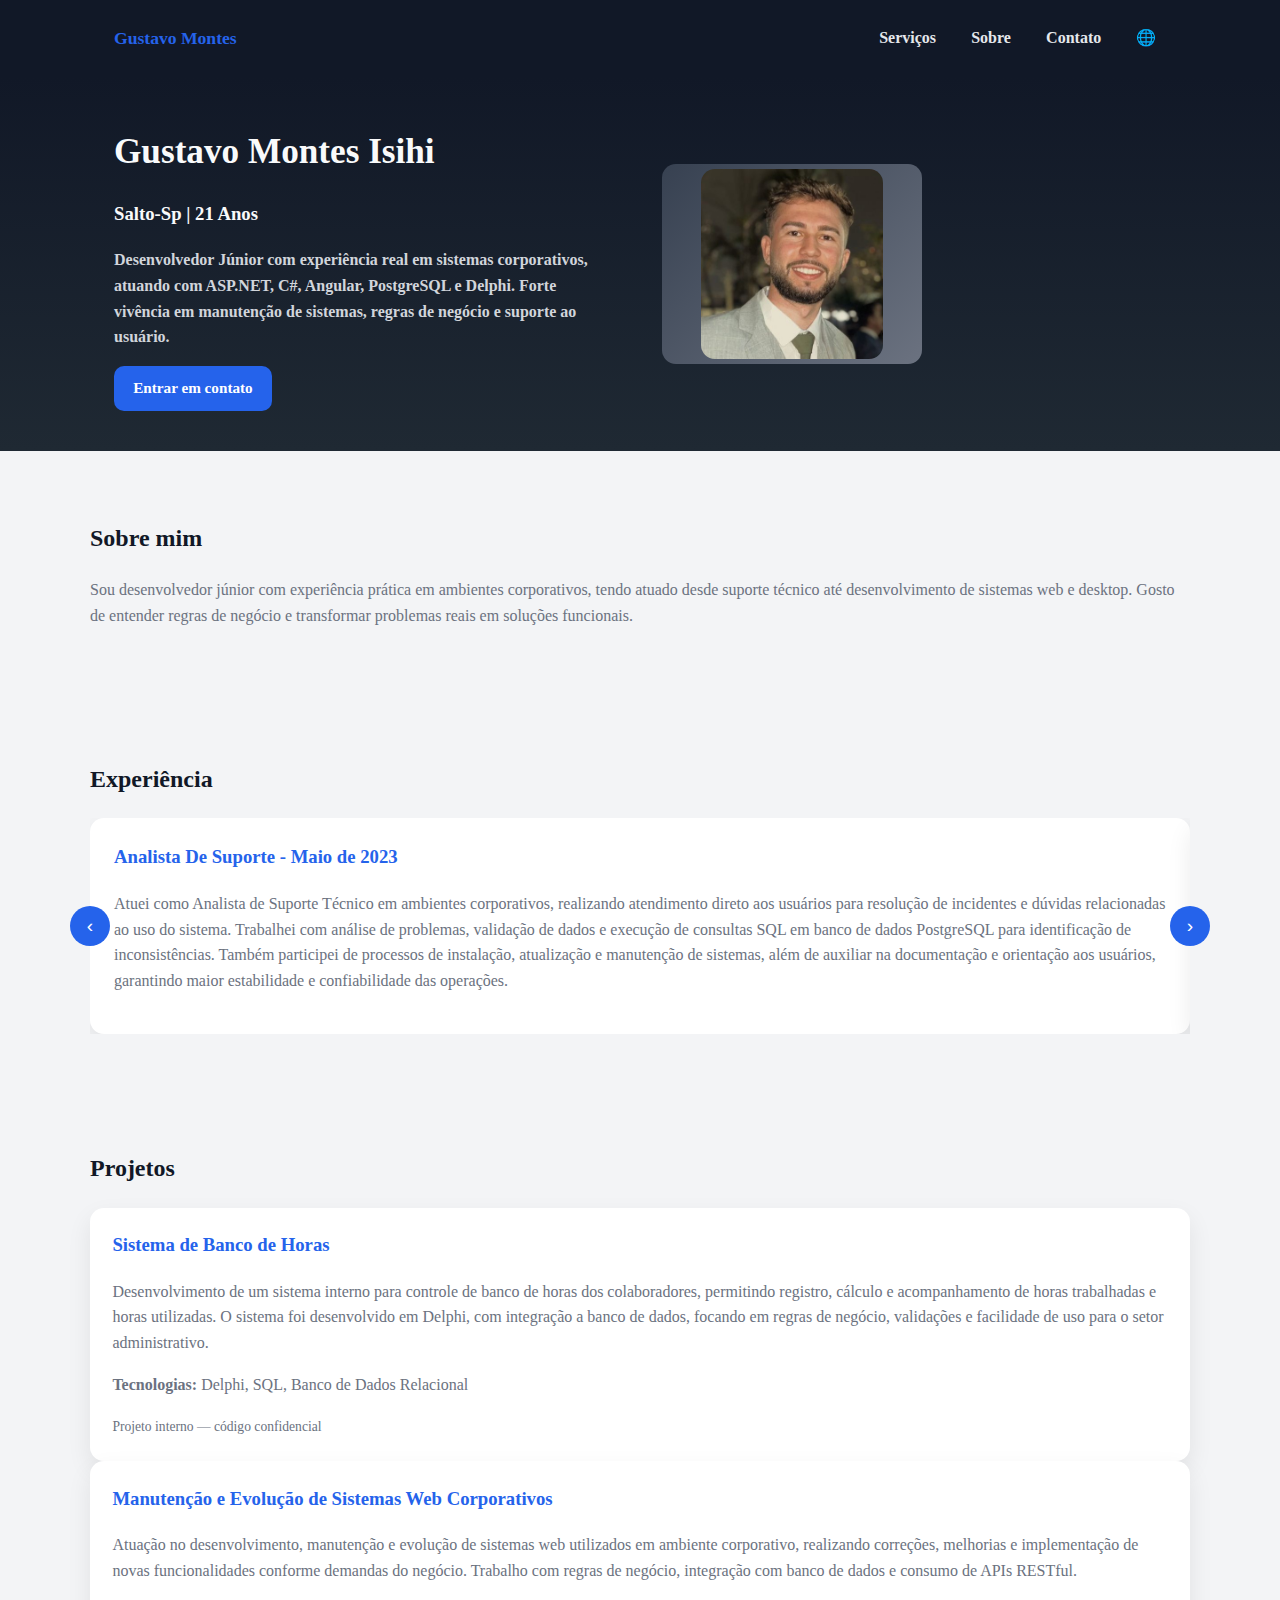
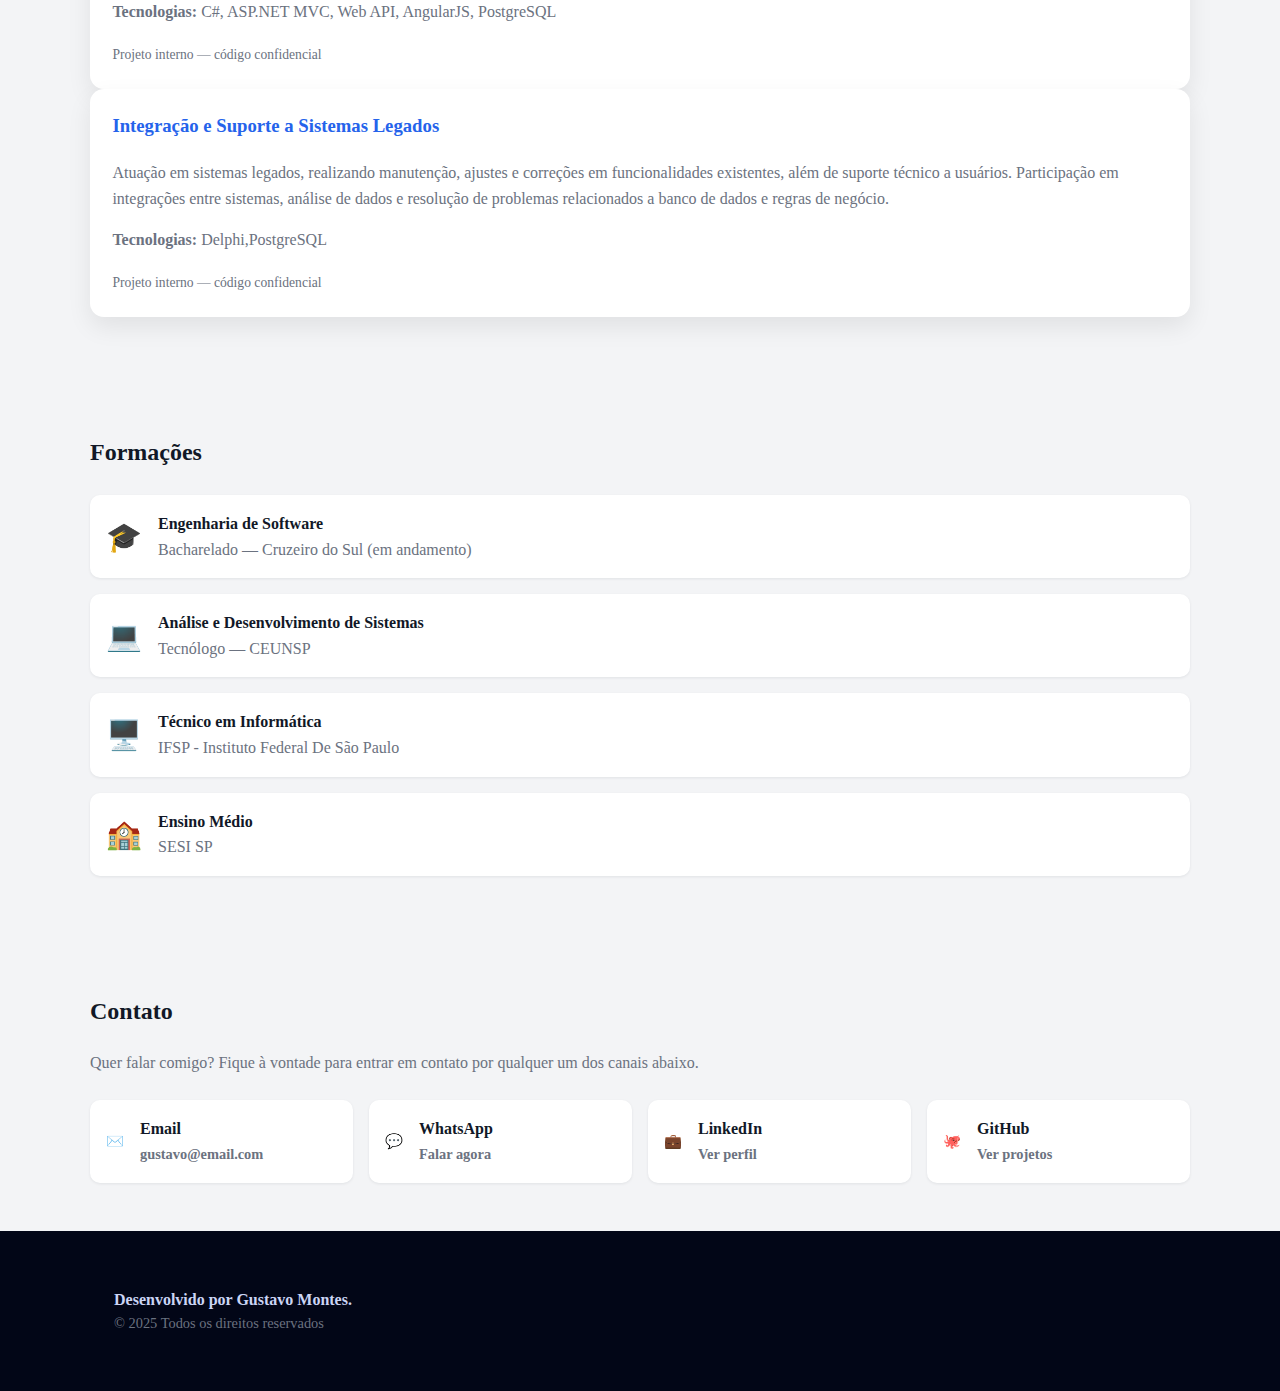
<file: index.html>
<!doctype html>
<html lang="pt-BR">
<head>
    <meta charset="utf-8" />
    <meta name="viewport" content="width=device-width,initial-scale=1" />
    <meta name="description" content="Página inicial - Portfólio de Gustavo Montes." />
    <link rel="stylesheet" href="View/Css/style.css">
    <link rel="preconnect" href="https://fonts.googleapis.com">
    <link rel="preconnect" href="https://fonts.gstatic.com" crossorigin>
    <link href="https://fonts.googleapis.com/css2?family=Inter:wght@400;500;600;700&display=swap" rel="stylesheet">

    <title>Home — Gustavo Montes</title>
</head>
<body>

<header>
    <div class="container header-inner">
        <a class="brand" href="#">Gustavo Montes</a>

        <nav id="mainNav" aria-label="Navegação principal">
            <button class="menu-toggle" id="menuToggle" aria-expanded="false">
                ☰
            </button>

            <ul id="menuList">
                <li><a href="#servicos">Serviços</a></li>
                <li><a href="#sobre">Sobre</a></li>
                <li><a href="#contato">Contato</a></li>
                <li><a href="View/index-en.html">🌐</a></li>
            </ul>
        </nav>
        
    </div>
</header>

<main>

    <!-- HERO -->
    <section class="hero" aria-labelledby="hero-title">
        <div class="container hero-inner">
            <div class="copy">
                <h1 id="hero-title">Gustavo Montes Isihi</h1>
                <h3>Salto-Sp | 21 Anos</h3>
                <p>
                    Desenvolvedor Júnior com experiência real em sistemas corporativos,
                    atuando com ASP.NET, C#, Angular, PostgreSQL e Delphi.
                    Forte vivência em manutenção de sistemas, regras de negócio e suporte ao usuário.
                </p>
                <p>  
                    <a class="btn" href="#contato">Entrar em contato</a>
                </p>
            </div>

            <div class="hero-visual" aria-hidden="true">
                <div class="hero-visual-box">
                    <img src="Assets/Img/imgGustavo.jpg" alt="imgGustavoMontes" />
                </div>
            </div>
        </div>
    </section>

    <!-- SOBRE -->
    <section id="sobre" class="container section" aria-labelledby="sobre-title">
        <h2 id="sobre-title">Sobre mim</h2>
        <p class="muted">
            Sou desenvolvedor júnior com experiência prática em ambientes corporativos,
            tendo atuado desde suporte técnico até desenvolvimento de sistemas web e desktop.
            Gosto de entender regras de negócio e transformar problemas reais em soluções funcionais.
        </p>
    </section>

    <!-- SERVIÇOS -->
    <section id="servicos" class="container section" aria-labelledby="servicos-title">
        <h2 id="servicos-title">Experiência</h2>

        <div class="carousel">
  <button class="carousel-btn prev" aria-label="Anterior">‹</button>

  <div class="carousel-track">
    <article class="card">
      <h3>Analista De Suporte - Maio de 2023</h3>
      <p class="muted">
        Atuei como Analista de Suporte Técnico em ambientes corporativos, realizando atendimento direto
        aos usuários para resolução de incidentes e dúvidas relacionadas ao uso do sistema.
        Trabalhei com análise de problemas, validação de dados e execução de consultas SQL
        em banco de dados PostgreSQL para identificação de inconsistências.
        Também participei de processos de instalação, atualização e manutenção de sistemas,
        além de auxiliar na documentação e orientação aos usuários, garantindo maior estabilidade
        e confiabilidade das operações.
      </p>
    </article>

    <article class="card">
      <h3>Analista de Testes Jr. - Abril de 2024</h3>
      <p class="muted">
        Atuei como Analista de Testes Júnior, sendo responsável pela execução de testes funcionais
        e de regressão em sistemas web.
        Realizei validações de novas funcionalidades, identificação de falhas e registro de bugs
        de forma detalhada, facilitando a correção pelo time de desenvolvimento.
        Trabalhei em conjunto com desenvolvedores para acompanhar o ciclo de correção,
        contribuindo para a melhoria contínua da qualidade, estabilidade e usabilidade do sistema.
      </p>
    </article>

    <article class="card">
      <h3>Desenvolvedor Jr. - 2024 (ATUAL)</h3>
      <p class="muted">
        Atuo como Desenvolvedor Júnior no desenvolvimento e manutenção de sistemas corporativos,
        trabalhando com tecnologias como C#, .NET (MVC e Web API) e AngularJS.
        Participo da criação, manutenção e consumo de APIs RESTful, além da implementação
        de regras de negócio e integração entre diferentes módulos do sistema.
        Tenho experiência com manutenção de sistemas legados em Delphi, otimização de consultas SQL
        em PostgreSQL e suporte técnico a usuários, o que contribui para uma visão mais completa
        do funcionamento das aplicações e das necessidades do negócio.
      </p>
    </article>
  </div>

  <button class="carousel-btn next" aria-label="Próximo">›</button>
</div>
    </section>
    <!-- PORTFÓLIO -->
    <section id="portfolio" class="container section" aria-labelledby="portfolio-title">
        <h2 id="portfolio-title">Projetos</h2>

        <div class="stack stack-row">
            <!-- Projeto 1 -->
            <div class="card"><h3>Sistema de Banco de Horas</h3>
                <p class="muted">
                    Desenvolvimento de um sistema interno para controle de banco de horas dos colaboradores,
                    permitindo registro, cálculo e acompanhamento de horas trabalhadas e horas utilizadas.
                    O sistema foi desenvolvido em Delphi, com integração a banco de dados,
                    focando em regras de negócio, validações e facilidade de uso para o setor administrativo.
                </p>
                <p class="muted">
                    <strong>Tecnologias:</strong> Delphi, SQL, Banco de Dados Relacional
                </p>
                <span class="muted" style="font-size:.85rem">
                     Projeto interno — código confidencial
                 </span>
            </div>

            <!-- Projeto 2 -->
            <div class="card"><h3>Manutenção e Evolução de Sistemas Web Corporativos</h3>
                <p class="muted">
                    Atuação no desenvolvimento, manutenção e evolução de sistemas web utilizados
                    em ambiente corporativo, realizando correções, melhorias e implementação
                    de novas funcionalidades conforme demandas do negócio.
                    Trabalho com regras de negócio, integração com banco de dados
                    e consumo de APIs RESTful.
                </p>

                <p class="muted">
                    <strong>Tecnologias:</strong> C#, ASP.NET MVC, Web API, AngularJS, PostgreSQL
                </p>
                <span class="muted" style="font-size:.85rem">
                     Projeto interno — código confidencial
                 </span>
            </div>

            <!-- Projeto 3 -->
            <div class="card"><h3>Integração e Suporte a Sistemas Legados</h3>
                <p class="muted">
                    Atuação em sistemas legados, realizando manutenção, ajustes e correções
                    em funcionalidades existentes, além de suporte técnico a usuários.
                    Participação em integrações entre sistemas, análise de dados
                    e resolução de problemas relacionados a banco de dados e regras de negócio.
                </p>

                <p class="muted">
                    <strong>Tecnologias:</strong> Delphi,PostgreSQL
                </p>
                <span class="muted" style="font-size:.85rem">
                     Projeto interno — código confidencial
                 </span>
            </div>
        </div>
    </section>

    <!-- FORMAÇÕES -->
<section id="formacoes" class="container section" aria-labelledby="formacoes-title">
  <h2 id="formacoes-title">Formações</h2>

  <div class="education-list">
    <article class="education-card">
      <span class="education-icon">🎓</span>
      <div>
        <strong>Engenharia de Software</strong>
        <p class="muted">Bacharelado — Cruzeiro do Sul (em andamento)</p>
      </div>
    </article>

    <article class="education-card">
      <span class="education-icon">💻</span>
      <div>
        <strong>Análise e Desenvolvimento de Sistemas</strong>
        <p class="muted">Tecnólogo — CEUNSP</p>
      </div>
    </article>

    <article class="education-card">
      <span class="education-icon">🖥️</span>
      <div>
        <strong>Técnico em Informática</strong>
        <p class="muted">IFSP - Instituto Federal De São Paulo</p>
      </div>
    </article>

    <article class="education-card">
      <span class="education-icon">🏫</span>
      <div>
        <strong>Ensino Médio</strong>
        <p class="muted">SESI SP</p>
      </div>
    </article>
  </div>
</section> 

    <!-- CONTATO -->
    <section id="contato" class="container section section--bottom" aria-labelledby="contato-title">
  <h2 id="contato-title">Contato</h2>

  <p class="muted">
    Quer falar comigo? Fique à vontade para entrar em contato por qualquer um dos canais abaixo.
  </p>

  <div class="contact-cards">
    <a class="contact-card" href="mailto:gustavo@email.com">
      <span class="contact-icon">✉️</span>
      <div>
        <strong>Email</strong>
        <span>gustavo@email.com</span>
      </div>
    </a>

    <a class="contact-card" href="https://wa.me/5519971234245" target="_blank">
      <span class="contact-icon">💬</span>
      <div>
        <strong>WhatsApp</strong>
        <span>Falar agora</span>
      </div>
    </a>

    <a class="contact-card" href="https://www.linkedin.com/in/montesgustavo" target="_blank">
      <span class="contact-icon">💼</span>
      <div>
        <strong>LinkedIn</strong>
        <span>Ver perfil</span>
      </div>
    </a>

    <a class="contact-card" href="https://github.com/gustavoisihi" target="_blank">
      <span class="contact-icon">🐙</span>
      <div>
        <strong>GitHub</strong>
        <span>Ver projetos</span>
      </div>
    </a>
  </div>
</section>

</main>

<footer>
    <div class="container footer-inner">
        <div>
            <strong>Desenvolvido por Gustavo Montes.</strong>
            <div class="muted" style="font-size:.9rem">
                © 2025 <span id="year"></span> Todos os direitos reservados
            </div>
        </div>

        <nav class="footer-nav" aria-label="rodapé">
          <!--  <a href="/privacidade">Privacidade</a>
            <a href="/termos">Termos</a>-->
        </nav>
    </div>
</footer>
<script src="View/Js/main.js"></script>
</body>
</html>
</file>
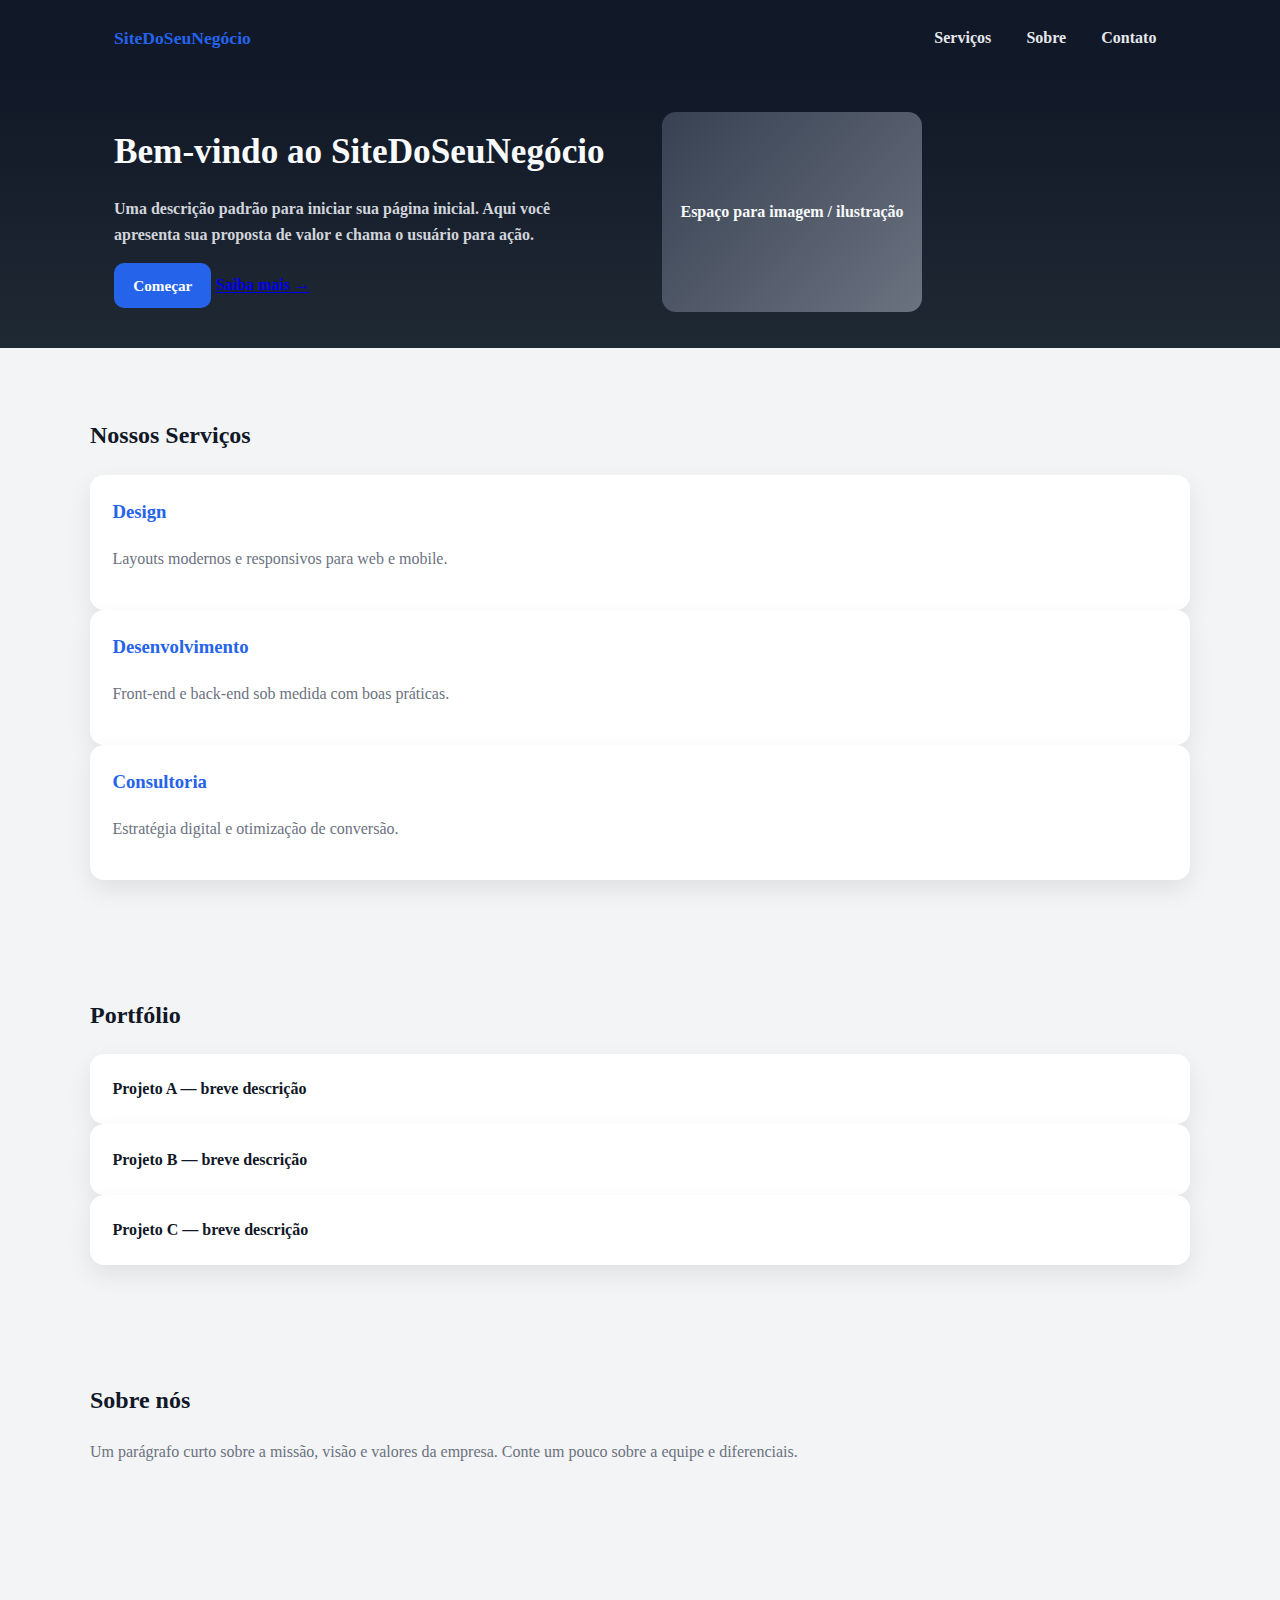
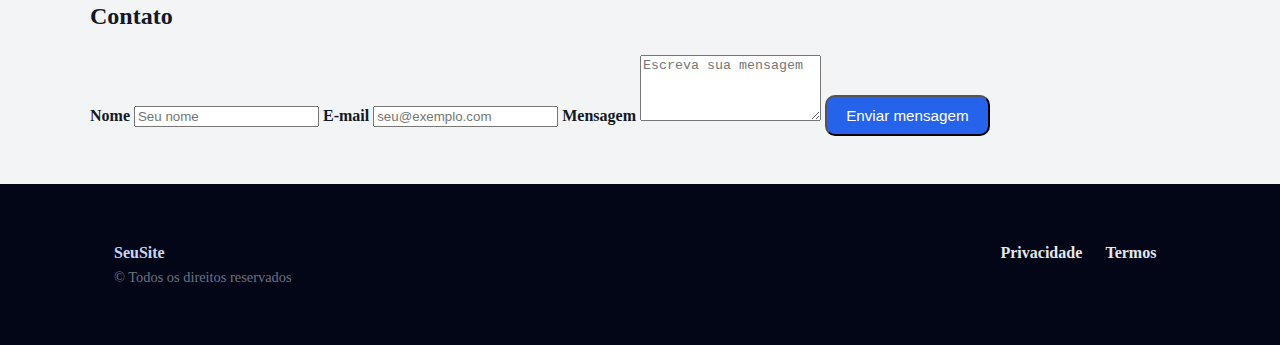
<file: View/Index.html>
<!doctype html>
<html lang="pt-BR">
<head>
    <meta charset="utf-8" />
    <meta name="viewport" content="width=device-width,initial-scale=1" />
    <meta name="description" content="Página inicial - Exemplo de site padrão para seu negócio." />
    <link rel="stylesheet" href="../View/Css/style.css" />
    <script src="../View/Js/main.js"></script>
    <title>Home — Seu Site</title>
</head>
<body>

<header>
    <div class="container header-inner">
        <a class="brand" href="../View/Index.html">SiteDoSeuNegócio</a>

        <nav id="mainNav" aria-label="Navegação principal">
            <button
                class="menu-toggle"
                id="menuToggle"
                aria-expanded="false"
                aria-controls="mainNav">
                ☰
            </button>

            <ul>
                <li><a href="#servicos">Serviços</a></li>
                <li><a href="#sobre">Sobre</a></li>
                <!--<li><a href="#portfolio">Portfólio</a></li>-->
                <li><a href="#contato">Contato</a></li>
            </ul>
        </nav>
    </div>
</header>

<main>

    <!-- HERO -->
    <section class="hero" aria-labelledby="hero-title">
        <div class="container hero-inner">
            <div class="copy">
                <h1 id="hero-title">Bem-vindo ao SiteDoSeuNegócio</h1>
                <p>
                    Uma descrição padrão para iniciar sua página inicial.
                    Aqui você apresenta sua proposta de valor e chama o usuário para ação.
                </p>
                <p>
                    <a class="btn" href="#contato">Começar</a>
                    <a href="#sobre" class="link-accent">Saiba mais →</a>
                </p>
            </div>

            <div class="hero-visual" aria-hidden="true">
                <div class="hero-visual-box">
                    Espaço para imagem / ilustração
                </div>
            </div>
        </div>
    </section>

    <!-- SERVIÇOS -->
    <section id="servicos" class="container section" aria-labelledby="servicos-title">
        <h2 id="servicos-title">Nossos Serviços</h2>

        <div class="features" role="list">
            <article class="card" role="listitem">
                <h3>Design</h3>
                <p class="muted">
                    Layouts modernos e responsivos para web e mobile.
                </p>
            </article>

            <article class="card" role="listitem">
                <h3>Desenvolvimento</h3>
                <p class="muted">
                    Front-end e back-end sob medida com boas práticas.
                </p>
            </article>

            <article class="card" role="listitem">
                <h3>Consultoria</h3>
                <p class="muted">
                    Estratégia digital e otimização de conversão.
                </p>
            </article>
        </div>
    </section>

    <!-- PORTFÓLIO -->
    <section id="portfolio" class="container section" aria-labelledby="portfolio-title">
        <h2 id="portfolio-title">Portfólio</h2>

        <div class="stack stack-row">
            <div class="card">Projeto A — breve descrição</div>
            <div class="card">Projeto B — breve descrição</div>
            <div class="card">Projeto C — breve descrição</div>
        </div>
    </section>

    <!-- SOBRE -->
    <section id="sobre" class="container section" aria-labelledby="sobre-title">
        <h2 id="sobre-title">Sobre nós</h2>
        <p class="muted">
            Um parágrafo curto sobre a missão, visão e valores da empresa.
            Conte um pouco sobre a equipe e diferenciais.
        </p>
    </section>

    <!-- CONTATO -->
    <section id="contato" class="container section section--bottom" aria-labelledby="contato-title">
        <h2 id="contato-title">Contato</h2>

        <form action="#" method="post" class="contact-form">
            <label>
                Nome
                <input
                    type="text"
                    name="nome"
                    required
                    placeholder="Seu nome"
                    class="input" />
            </label>

            <label>
                E-mail
                <input
                    type="email"
                    name="email"
                    required
                    placeholder="seu@exemplo.com"
                    class="input" />
            </label>

            <label>
                Mensagem
                <textarea
                    name="mensagem"
                    rows="4"
                    placeholder="Escreva sua mensagem"
                    class="input"></textarea>
            </label>

            <button class="btn" type="submit">
                Enviar mensagem
            </button>
        </form>
    </section>

</main>

<footer>
    <div class="container footer-inner">
        <div>
            <strong>SeuSite</strong>
            <div class="muted" style="font-size:.9rem">
                © <span id="year"></span> Todos os direitos reservados
            </div>
        </div>

        <nav class="footer-nav" aria-label="rodapé">
            <a href="/privacidade">Privacidade</a>
            <a href="/termos">Termos</a>
        </nav>
    </div>
</footer>
</body>
</html>
</file>
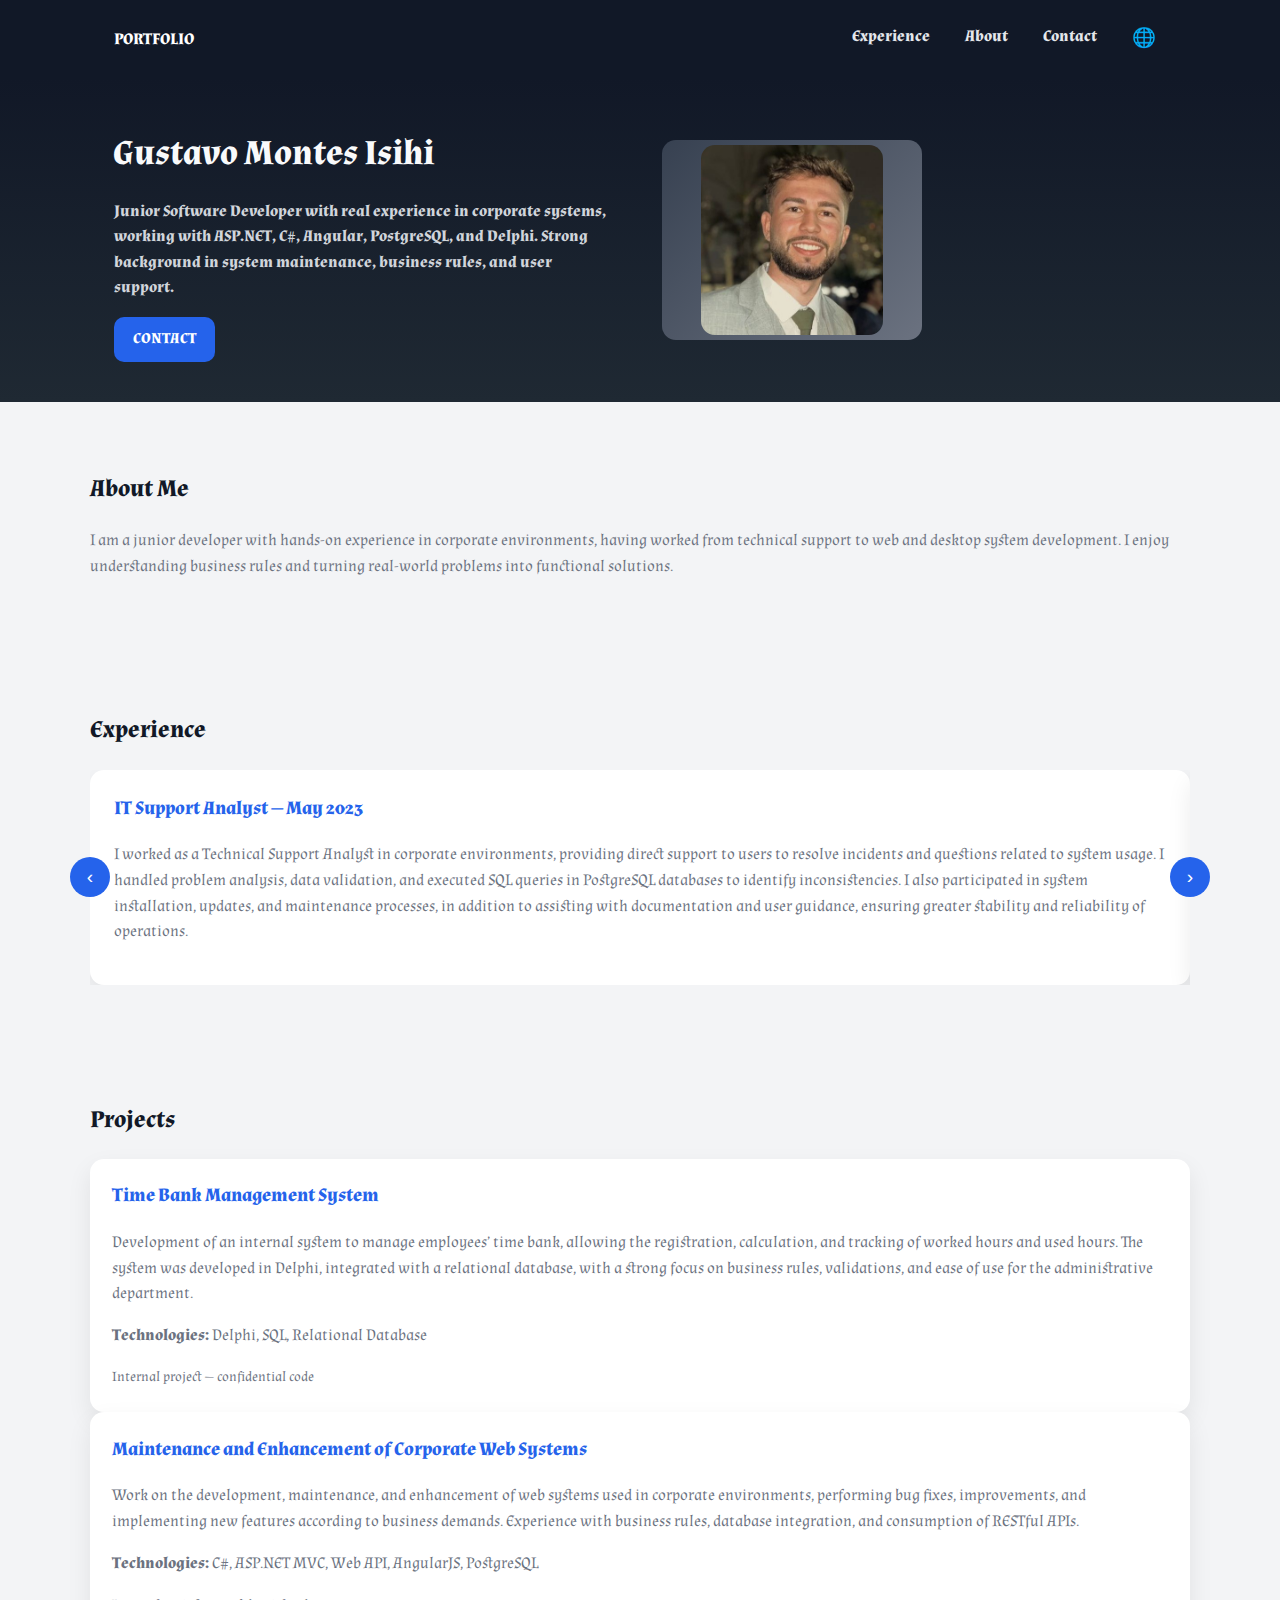
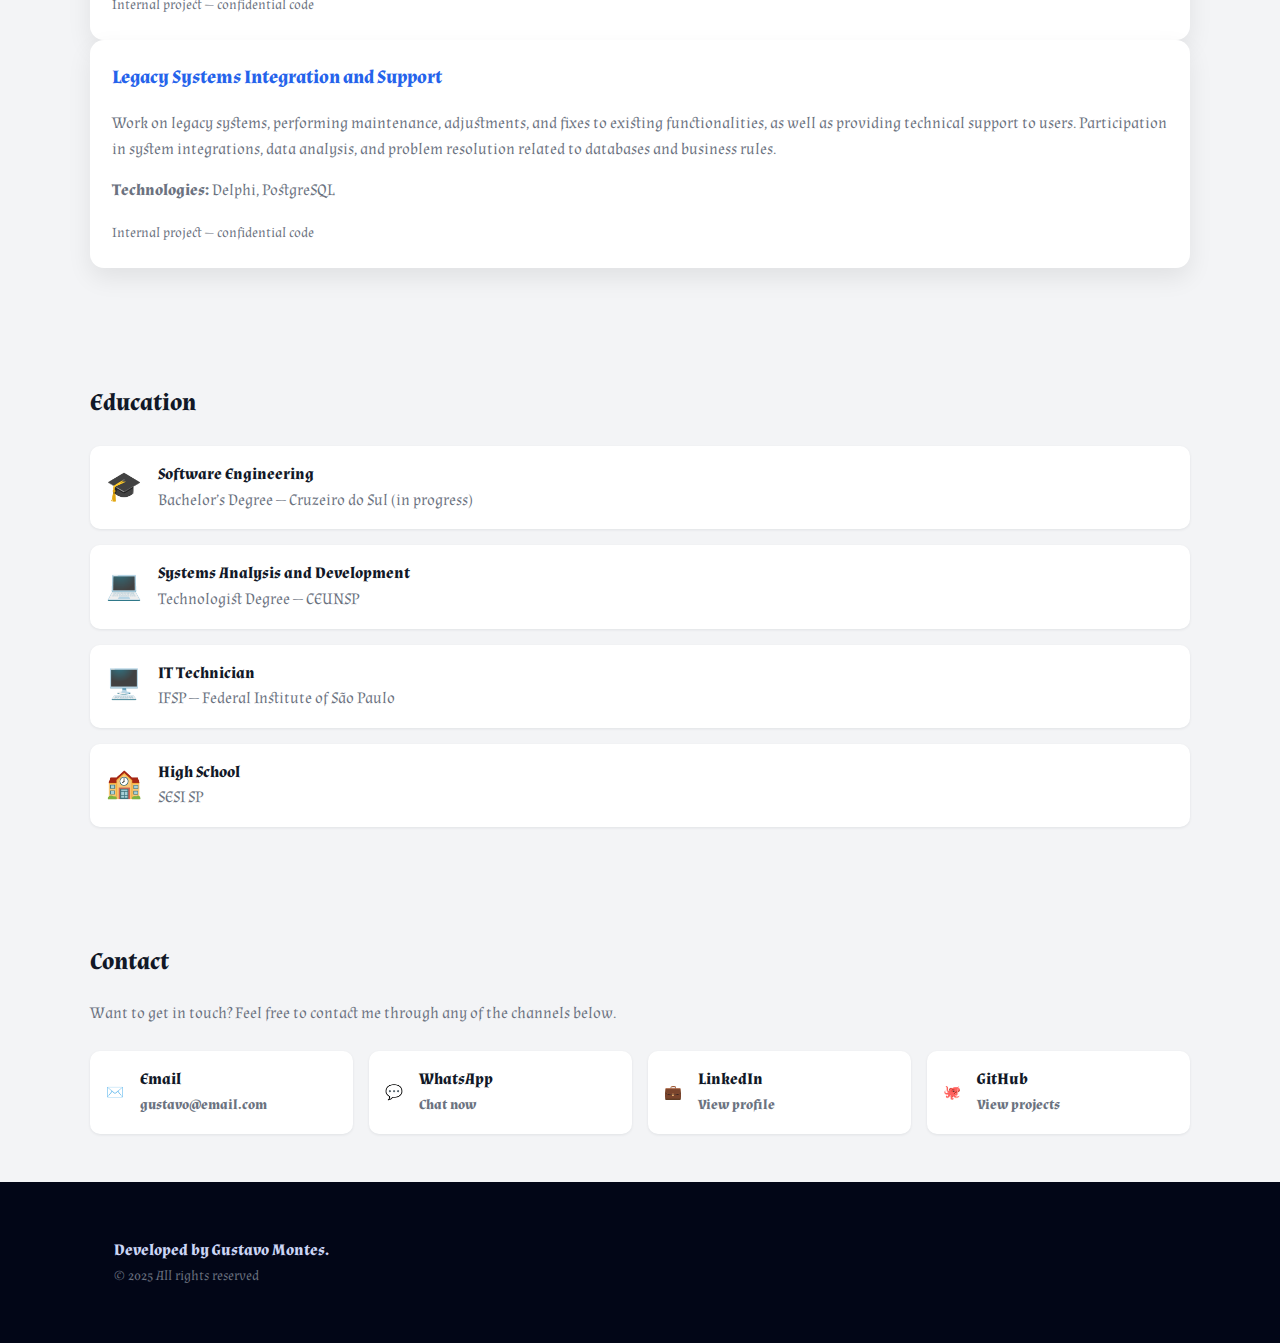
<file: View/index-en.html>
<!doctype html>
<html lang="en">
<head>
    <meta charset="utf-8" />
    <meta name="viewport" content="width=device-width,initial-scale=1" />
    <meta name="description" content="Home page - Gustavo Montes portfolio." />
    <link rel="stylesheet" href="Css/style.css">
    <link rel="preconnect" href="https://fonts.googleapis.com">
    <link rel="preconnect" href="https://fonts.gstatic.com" crossorigin>
    <link href="https://fonts.googleapis.com/css2?family=Almendra:ital,wght@0,400;0,700;1,400;1,700&display=swap" rel="stylesheet">

    <title>Home — Gustavo Montes</title>
</head>
<body>

<header>
    <div class="container header-inner">
        <a>PORTFOLIO</a>

        <nav id="mainNav" aria-label="Main navigation">
            <ul>
                <li><a href="#servicos">Experience</a></li>
                <li><a href="#sobre">About</a></li>
                <li><a href="#contato">Contact</a></li>
                <li><a href="../index.html" class="lang-btn" title="Traduzir para Português">🌐</a></li>
            </ul>
        </nav>
    </div>
</header>

<main>

    <!-- HERO -->
    <section class="hero" aria-labelledby="hero-title">
        <div class="container hero-inner">
            <div class="copy">
                <h1 id="hero-title">Gustavo Montes Isihi</h1>
                <p>
                    Junior Software Developer with real experience in corporate systems,
                    working with ASP.NET, C#, Angular, PostgreSQL, and Delphi.
                    Strong background in system maintenance, business rules, and user support.
                </p>
                <p>  
                    <a class="btn" href="https://wa.me/5519971234245">CONTACT</a>
                </p>
            </div>

            <div class="hero-visual" aria-hidden="true">
                <div class="hero-visual-box">
                    <img src="/Assets/Img/imgGustavo.jpg" alt="Gustavo Montes photo" />
                </div>
            </div>
        </div>
    </section>

    <!-- ABOUT -->
    <section id="sobre" class="container section" aria-labelledby="sobre-title">
        <h2 id="sobre-title">About Me</h2>
        <p class="muted">
            I am a junior developer with hands-on experience in corporate environments,
            having worked from technical support to web and desktop system development.
            I enjoy understanding business rules and turning real-world problems into functional solutions.
        </p>
    </section>

    <!-- EXPERIENCE -->
    <section id="servicos" class="container section" aria-labelledby="servicos-title">
        <h2 id="servicos-title">Experience</h2>

        <div class="carousel">
            <button class="carousel-btn prev" aria-label="Previous">‹</button>

            <div class="carousel-track">
                <article class="card">
                    <h3>IT Support Analyst — May 2023</h3>
                    <p class="muted">
                        I worked as a Technical Support Analyst in corporate environments, providing direct support to
                         users to resolve incidents and questions related to system usage. I handled problem analysis, 
                         data validation, and executed SQL queries in PostgreSQL databases to identify inconsistencies.
                        I also participated in system installation, updates, and maintenance processes, in addition to
                        assisting with documentation and user guidance, ensuring greater stability and reliability of
                        operations.
                    </p>
                </article>

                <article class="card">
                    <h3>Junior QA Analyst — April 2024</h3>
                    <p class="muted">
                        I worked as a Junior Test Analyst, responsible for executing functional and regression tests 
                        on web systems. I performed validations of new features, identified issues, and documented bugs 
                        in detail, facilitating fixes by the development team. I collaborated closely with developers 
                        throughout the bug-fixing cycle, contributing to continuous improvements in system quality, 
                        stability, and usability.
                    </p>
                </article>

                <article class="card">
                    <h3>Junior Developer — 2024 (Current)</h3>
                    <p class="muted">
                        I currently work as a Junior Developer, developing and maintaining corporate systems using 
                        technologies such as C#, .NET (MVC and Web API), and AngularJS. I participate in the creation, 
                        maintenance, and consumption of RESTful APIs, as well as in the implementation of business 
                        rules and integration between different system modules. I also have experience maintaining 
                        legacy systems in Delphi, optimizing SQL queries in PostgreSQL, and providing technical support 
                        to users, which gives me a broader understanding of application workflows and business needs.
                    </p>
                </article>
            </div>

            <button class="carousel-btn next" aria-label="Next">›</button>
        </div>
    </section>

    <!-- PROJECTS -->
    <section id="portfolio" class="container section" aria-labelledby="portfolio-title">
        <h2 id="portfolio-title">Projects</h2>

    <div class="stack stack-row">
        <!-- Project 1 -->
        <div class="card">
            <h3>Time Bank Management System</h3>
            <p class="muted">
                Development of an internal system to manage employees’ time bank,
                allowing the registration, calculation, and tracking of worked hours
                and used hours. The system was developed in Delphi, integrated with
                a relational database, with a strong focus on business rules,
                validations, and ease of use for the administrative department.
            </p>
            <p class="muted">
                <strong>Technologies:</strong> Delphi, SQL, Relational Database
            </p>
            <span class="muted" style="font-size:.85rem">
                Internal project — confidential code
            </span>
        </div>

        <!-- Project 2 -->
        <div class="card">
            <h3>Maintenance and Enhancement of Corporate Web Systems</h3>
            <p class="muted">
                Work on the development, maintenance, and enhancement of web systems
                used in corporate environments, performing bug fixes, improvements,
                and implementing new features according to business demands.
                Experience with business rules, database integration, and
                consumption of RESTful APIs.
            </p>
            <p class="muted">
                <strong>Technologies:</strong> C#, ASP.NET MVC, Web API, AngularJS, PostgreSQL
            </p>
            <span class="muted" style="font-size:.85rem">
                Internal project — confidential code
            </span>
        </div>

        <!-- Project 3 -->
        <div class="card">
            <h3>Legacy Systems Integration and Support</h3>
            <p class="muted">
                Work on legacy systems, performing maintenance, adjustments,
                and fixes to existing functionalities, as well as providing
                technical support to users. Participation in system integrations,
                data analysis, and problem resolution related to databases
                and business rules.
            </p>
            <p class="muted">
                <strong>Technologies:</strong> Delphi, PostgreSQL
            </p>
            <span class="muted" style="font-size:.85rem">
                Internal project — confidential code
            </span>
        </div>
    </div>
    </section>

    <!-- EDUCATION -->
    <section id="formacoes" class="container section" aria-labelledby="formacoes-title">
        <h2 id="formacoes-title">Education</h2>

        <div class="education-list">
            <article class="education-card">
                <span class="education-icon">🎓</span>
                <div>
                    <strong>Software Engineering</strong>
                    <p class="muted">Bachelor’s Degree — Cruzeiro do Sul (in progress)</p>
                </div>
            </article>

            <article class="education-card">
                <span class="education-icon">💻</span>
                <div>
                    <strong>Systems Analysis and Development</strong>
                    <p class="muted">Technologist Degree — CEUNSP</p>
                </div>
            </article>

            <article class="education-card">
                <span class="education-icon">🖥️</span>
                <div>
                    <strong>IT Technician</strong>
                    <p class="muted">IFSP — Federal Institute of São Paulo</p>
                </div>
            </article>

            <article class="education-card">
                <span class="education-icon">🏫</span>
                <div>
                    <strong>High School</strong>
                    <p class="muted">SESI SP</p>
                </div>
            </article>
        </div>
    </section> 

    <!-- CONTACT -->
    <section id="contato" class="container section section--bottom" aria-labelledby="contato-title">
        <h2 id="contato-title">Contact</h2>

        <p class="muted">
            Want to get in touch? Feel free to contact me through any of the channels below.
        </p>

        <div class="contact-cards">
            <a class="contact-card" href="mailto:gustavo@email.com">
                <span class="contact-icon">✉️</span>
                <div>
                    <strong>Email</strong>
                    <span>gustavo@email.com</span>
                </div>
            </a>

            <a class="contact-card" href="https://wa.me/5519971234245" target="_blank">
                <span class="contact-icon">💬</span>
                <div>
                    <strong>WhatsApp</strong>
                    <span>Chat now</span>
                </div>
            </a>

            <a class="contact-card" href="https://www.linkedin.com/in/montesgustavo" target="_blank">
                <span class="contact-icon">💼</span>
                <div>
                    <strong>LinkedIn</strong>
                    <span>View profile</span>
                </div>
            </a>

            <a class="contact-card" href="https://github.com/gustavoisihi" target="_blank">
                <span class="contact-icon">🐙</span>
                <div>
                    <strong>GitHub</strong>
                    <span>View projects</span>
                </div>
            </a>
        </div>
    </section>

</main>

<footer>
    <div class="container footer-inner">
        <div>
            <strong>Developed by Gustavo Montes.</strong>
            <div class="muted" style="font-size:.9rem">
                © 2025 <span id="year"></span> All rights reserved
            </div>
        </div>

        <nav class="footer-nav" aria-label="footer">
            <!--<a href="/privacidade">Privacy</a>
            <a href="/termos">Terms</a>-->
        </nav>
    </div>
</footer>

<script src="Js/main.js"></script>
</body>
</html>
</file>
<file: View/Css/style.css>
/* =========================
   VARIÁVEIS
========================= */
:root {
  --accent: #2563eb; 
  --accent-soft: rgba(37, 99, 235, 0.15);
  --muted: #6b7280;
  --bg: #f3f4f6;
  --dark: #111827;
  --card-bg: #ffffff;
  --radius: 14px;
}

/* =========================
   RESET / BASE
========================= */
* {
  box-sizing: border-box;
}

body {
  margin: 0;
  background: var(--bg);
  color: #111827;
  font-family: "Almendra", serif;
  font-weight: 700;
  line-height: 1.6;
}

/* =========================
   LAYOUT
========================= */
.container {
  max-width: 1100px;
  margin: 0 auto;
  padding: 1.5rem;
}

.section {
  padding: 3rem 0;
}

/* =========================
   HEADER / NAV
========================= */
header {
  background: var(--dark);
  color: #fff;
  position: sticky;
  top: 0;
  z-index: 1000;
}

.header-inner {
  display: flex;
  align-items: center;
  justify-content: space-between;
}

.brand {
  color: var(--accent);
  text-decoration: none;
  font-size: 1.1rem;
}

nav ul {
  list-style: none;
  display: flex;
  gap: 1rem;
  margin: 0;
  padding: 0;
}

nav a {
  color: #e5e7eb;
  text-decoration: none;
  padding: 0.4rem 0.6rem;
  border-radius: 8px;
  transition: background 0.2s;
}

nav a:hover {
  background: var(--accent-soft);
}

/* =========================
   IDIOMA
========================= */

.lang-switch {
  display: flex;
  gap: 0.5rem;
  align-items: center;
}

.lang-switch a,
.lang-btn {
  font-size: 1.2rem;
  cursor: pointer;
  text-decoration: none;
  color: #fff;
}

.lang-switch a:hover,
.lang-btn:hover {
  opacity: 0.8;
}

/* =========================
   HERO
========================= */
.hero {
  background: linear-gradient(180deg, var(--dark), #1f2933);
  color: #f9fafb;
}

.hero-inner {
  display: flex;
  align-items: center;
  gap: 3rem;
}

.hero h1 {
  font-size: 2.2rem;
  margin-bottom: 0.5rem;
}

.hero p {
  color: #d1d5db;
  max-width: 500px;
}

.hero-visual-box {
  width: 260px;
  height: 200px;
  background: linear-gradient(135deg, #374151, #6b7280);
  border-radius: var(--radius);
  display: flex;
  align-items: center;
  justify-content: center;
}

.hero-visual img {
  width: 70%;
  border-radius: var(--radius);
}

/* =========================
   COMPONENTES
========================= */
.btn {
  display: inline-block;
  background: var(--accent);
  color: #fff;
  padding: 0.65rem 1.2rem;
  border-radius: 10px;
  text-decoration: none;
  font-size: 0.95rem;
  transition: transform 0.15s, box-shadow 0.15s;
}

.btn:hover {
  transform: translateY(-1px);
  box-shadow: 0 8px 20px rgba(37, 99, 235, 0.3);
}

.card {
  background: var(--card-bg);
  padding: 1.4rem;
  border-radius: var(--radius);
  box-shadow: 0 10px 25px rgba(0, 0, 0, 0.08);
  transition: transform 0.15s, box-shadow 0.15s;
}

.card:hover {
  transform: translateY(-4px);
  box-shadow: 0 16px 40px rgba(0, 0, 0, 0.12);
}

.card h3 {
  margin-top: 0;
  color: var(--accent);
}

.muted {
  color: var(--muted);
  font-weight: 400;
}

/* =========================
   CAROUSEL - EXPERIÊNCIA
========================= */

.carousel {
  position: relative;
  width: 100%;
  display: flex;
  align-items: center;
  gap: 0.75rem;
}

.carousel-track {
  display: flex;
  width: 100%;
  overflow: hidden; /* mantém um card por vez */
}

.carousel-track .card {
  flex: 0 0 100%;
  width: 100%;
  box-sizing: border-box;
  margin: 0;
}

/* Botões */
.carousel-btn {
  flex-shrink: 0;
  background: #2563eb;
  color: #fff;
  border: none;
  width: 36px;
  height: 36px;
  border-radius: 50%;
  cursor: pointer;
  font-size: 1.2rem;
}

.carousel-btn:hover {
  opacity: 0.85;
}

/* =========================
   FOOTER
========================= */
footer {
  background: #020617;
  color: #cbd5f5;
  padding: 2rem 1rem;
}

.footer-inner {
  display: flex;
  justify-content: space-between;
  flex-wrap: wrap;
}

/* ===== MENU MOBILE ===== */
.menu-toggle {
  display: none;
  font-size: 1.6rem;
  background: none;
  border: none;
  cursor: pointer;
  color: #fff; /* 🔥 visível no header escuro */
}

@media (max-width: 720px) {
  .menu-toggle {
    display: block;
  }

  nav {
    position: relative;
  }

  nav ul {
    display: none;
    flex-direction: column;
    gap: 1rem;
    background: #fff;
    position: absolute;
    top: 100%;
    left: 0;
    right: 0;
    padding: 1rem;
    border-radius: 0 0 12px 12px;
    box-shadow: 0 10px 25px rgba(0,0,0,0.15);
    z-index: 1000;
  }

  nav ul.open {
    display: flex;
  }

  nav ul a {
    color: #111;
  }

  .container {
    padding-left: 1.25rem;
    padding-right: 1.25rem;
  }

   .section h2 {
    margin-bottom: 0.75rem;
  }

  .section p {
    line-height: 1.6;
  }
}

/* ===== CAROUSEL ===== */
.carousel {
  position: relative;
  width: 100%;
}

.carousel-track {
  display: flex;
  overflow: hidden;
}

.carousel-track .card {
  min-width: 100%;
  box-sizing: border-box;
  padding: 1.5rem;
}

/* Botões */
.carousel-btn {
  position: absolute;
  top: 50%;
  transform: translateY(-50%);
  background: #2563eb; 
  color: #fff;
  border: none;
  width: 40px;
  height: 40px;
  border-radius: 50%;
  cursor: pointer;
  z-index: 2;
}

.carousel-btn.prev {
  left: -20px;
}

.carousel-btn.next {
  right: -20px;
}

.carousel-btn:hover {
  opacity: 0.85;
}

/* =========================
   CONTATO
========================= */

.contact-cards {
  display: grid;
  grid-template-columns: repeat(auto-fit, minmax(220px, 1fr));
  gap: 1rem;
  margin-top: 1.5rem;
}

.contact-card {
  display: flex;
  align-items: center;
  gap: 1rem;
  padding: 1rem;
  background: #fff;
  border-radius: 10px;
  text-decoration: none;
  color: inherit;
  box-shadow: 0 1px 3px rgba(15, 23, 42, 0.08);
  transition: transform 0.2s ease, box-shadow 0.2s ease;
}

.contact-card:hover {
  transform: translateY(-2px);
  box-shadow: 0 6px 18px rgba(15, 23, 42, 0.12);
}

.contact-icon {
  font-size: 1.8rem;
}

.contact-card strong {
  display: block;
}

.contact-card span {
  font-size: 0.9rem;
  color: var(--muted);
}

/* =========================
   FORMAÇÕES
========================= */

.education-list {
  display: grid;
  gap: 1rem;
  margin-top: 1.5rem;
}

.education-card {
  display: flex;
  align-items: center;
  gap: 1rem;
  background: #fff;
  padding: 1rem;
  border-radius: 10px;
  box-shadow: 0 1px 3px rgba(15, 23, 42, 0.08);
}

.education-icon {
  font-size: 1.8rem;
}

.education-card strong {
  display: block;
  font-size: 1rem;
}

.education-card p {
  margin: 0;
}
</file>
